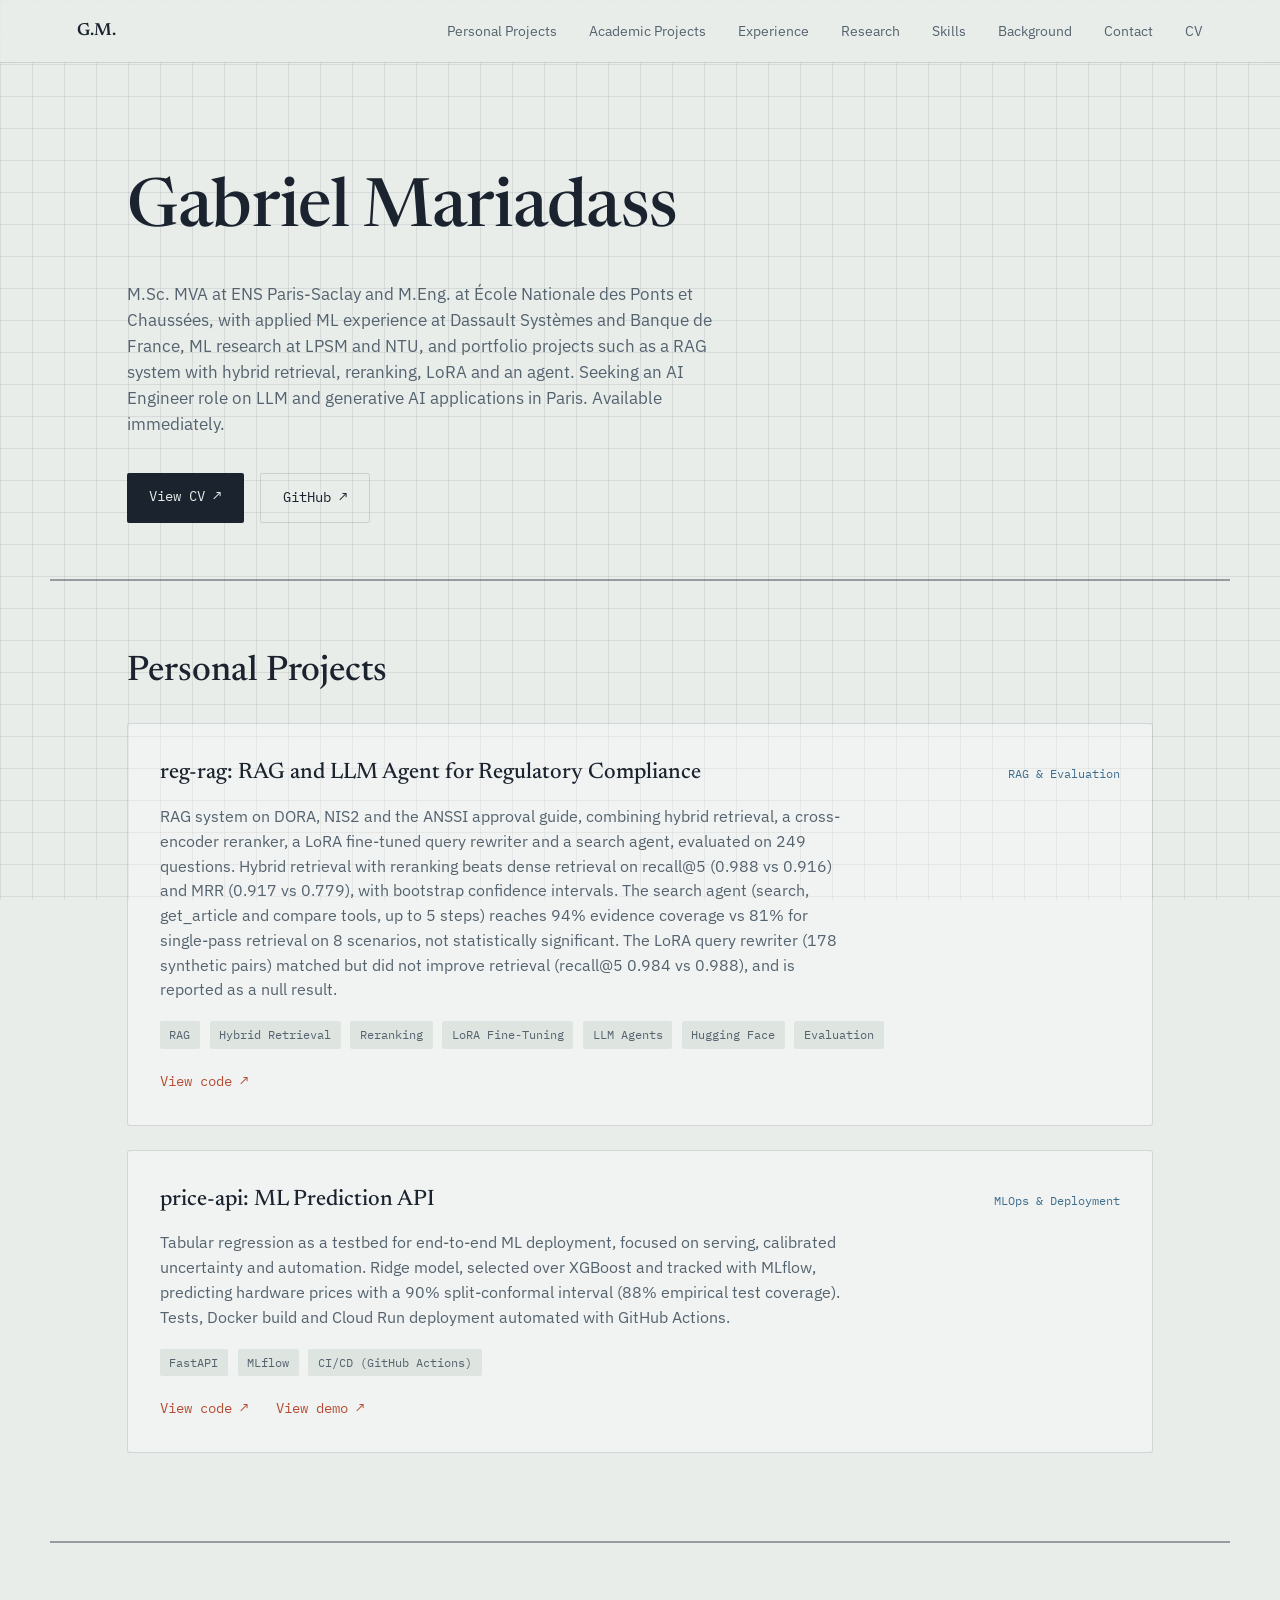
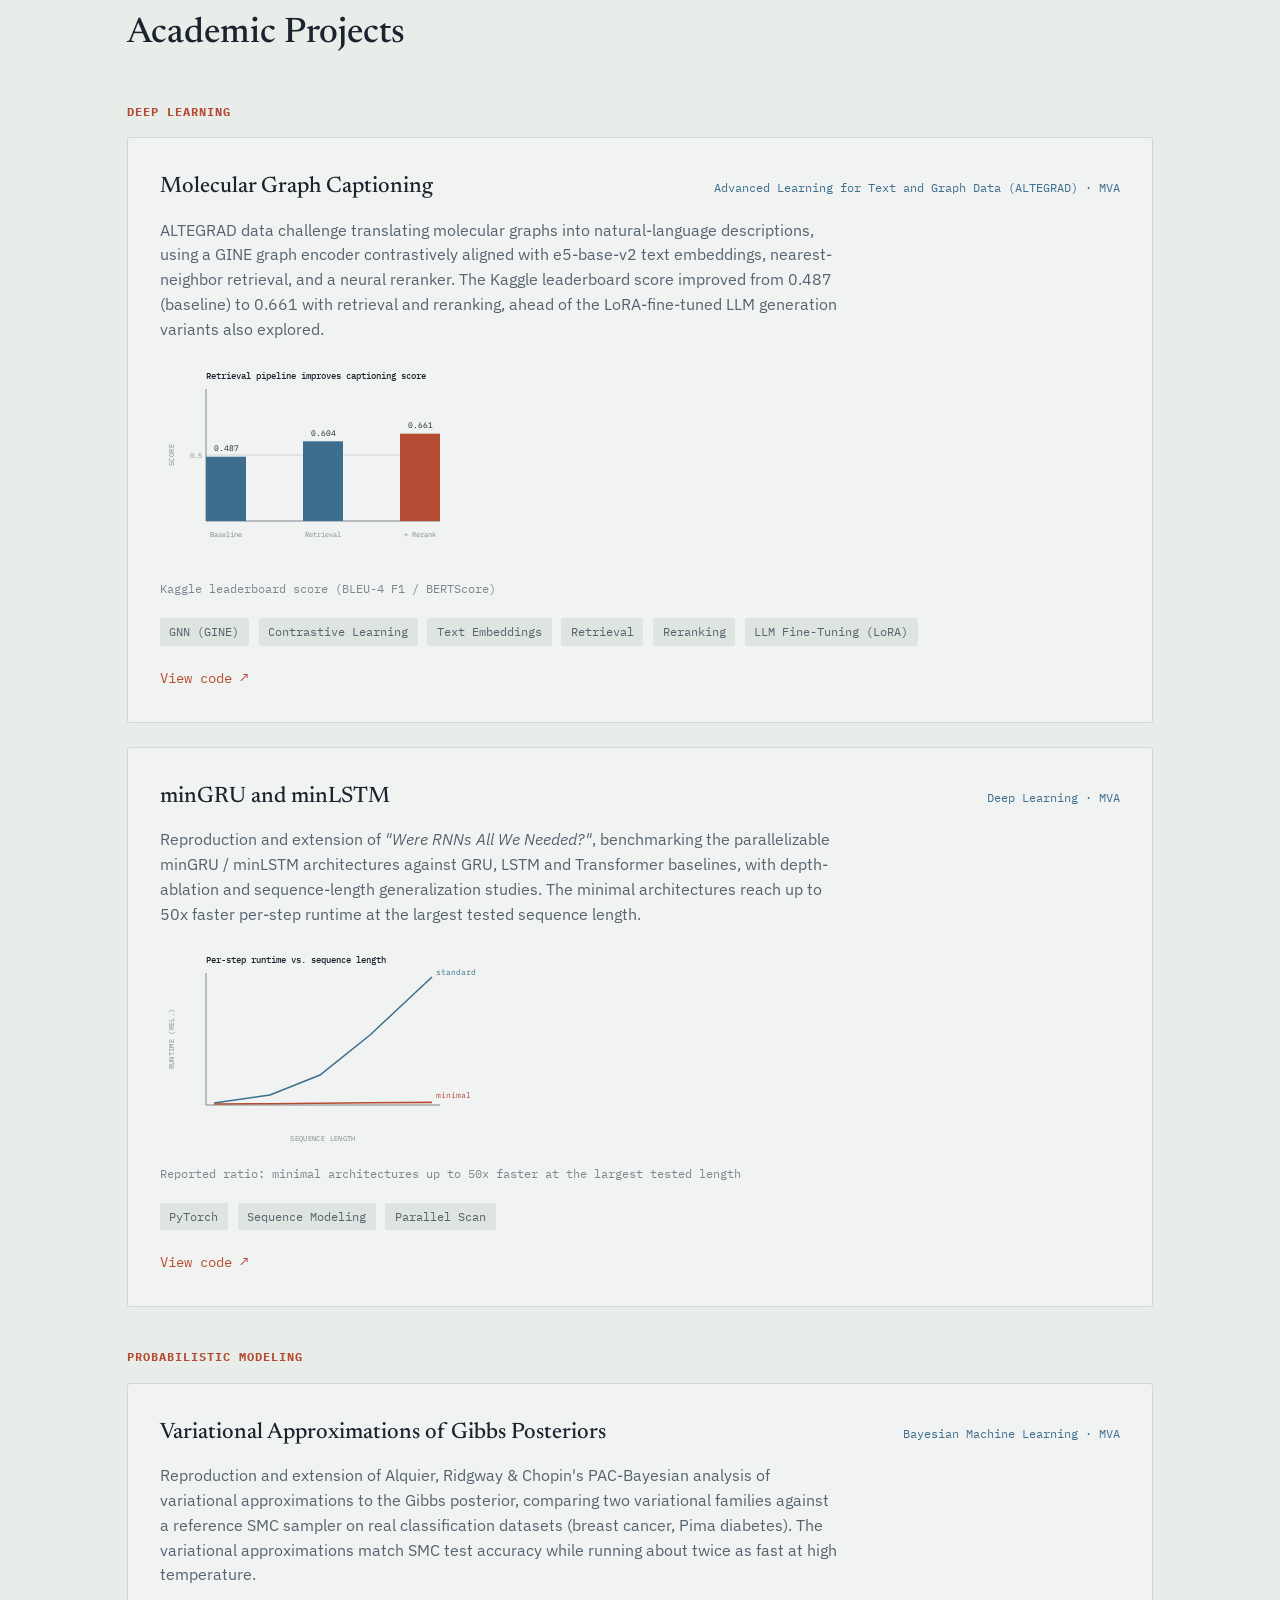
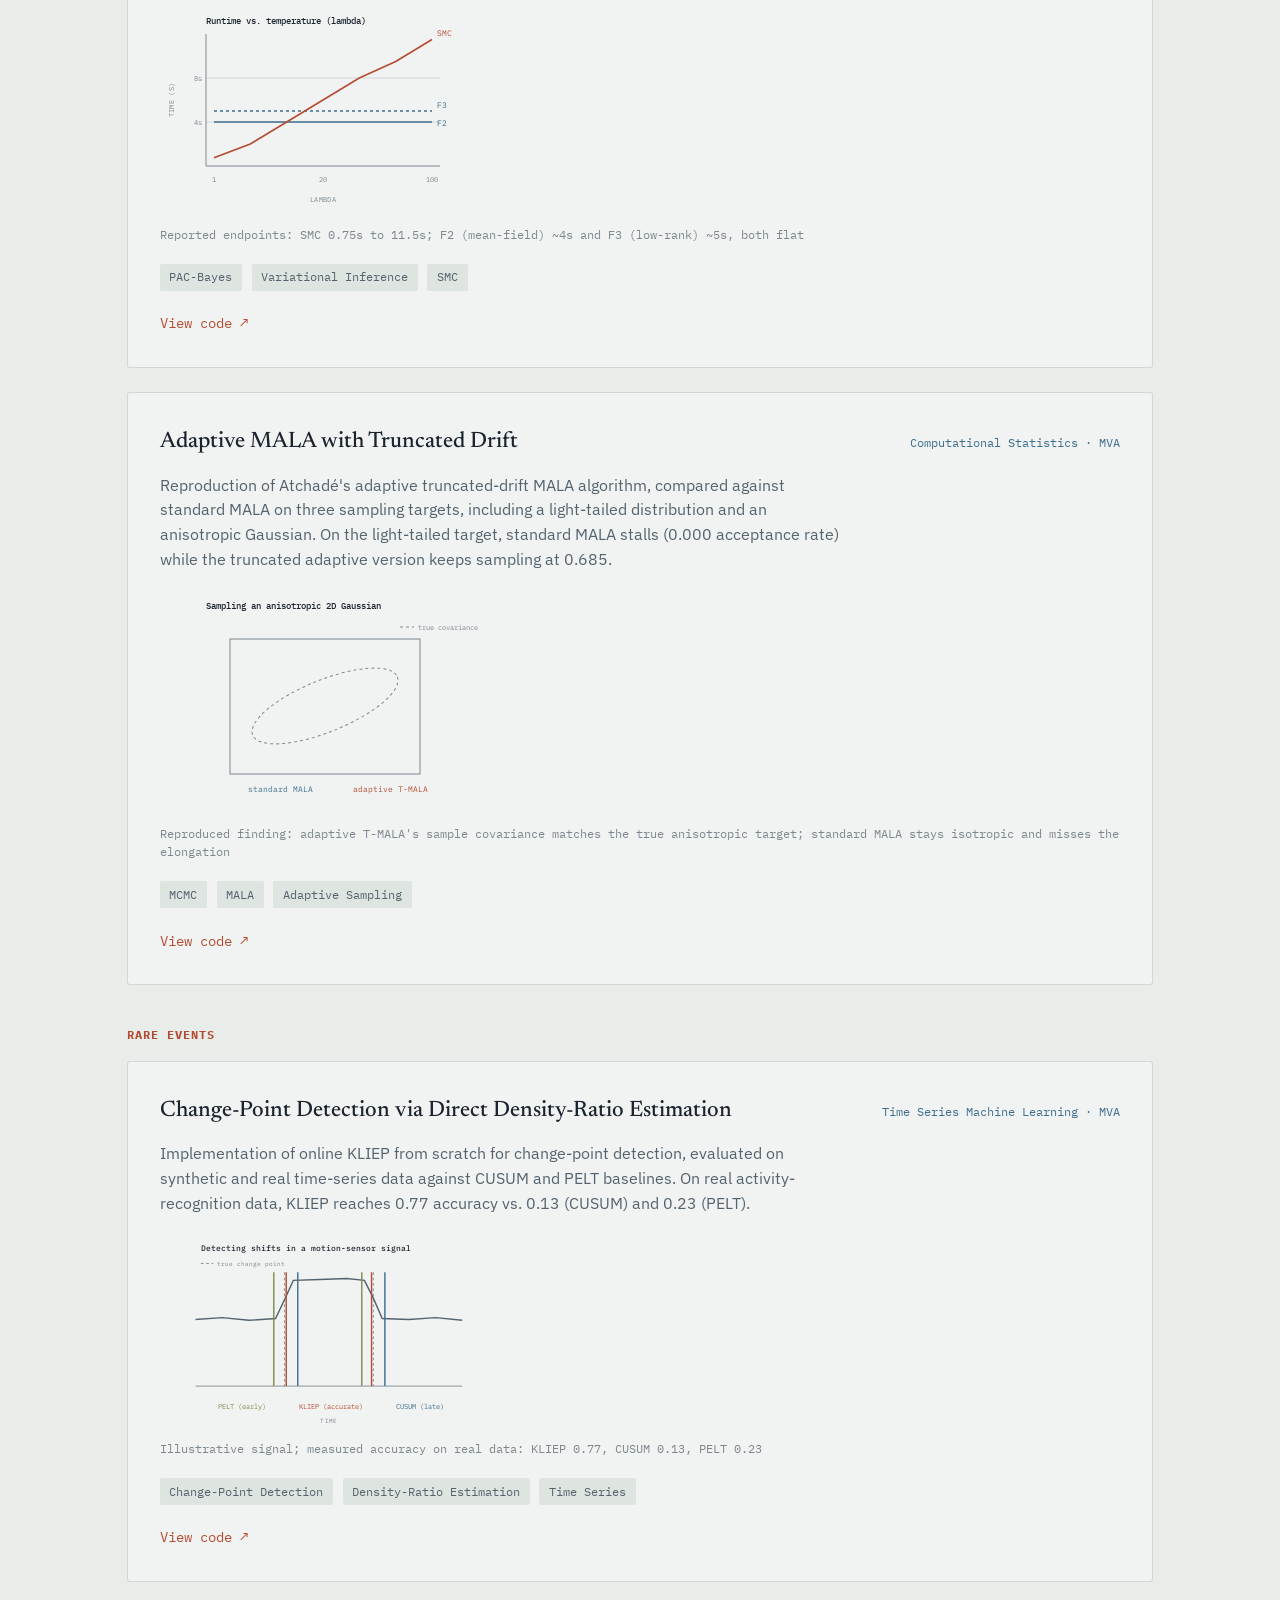
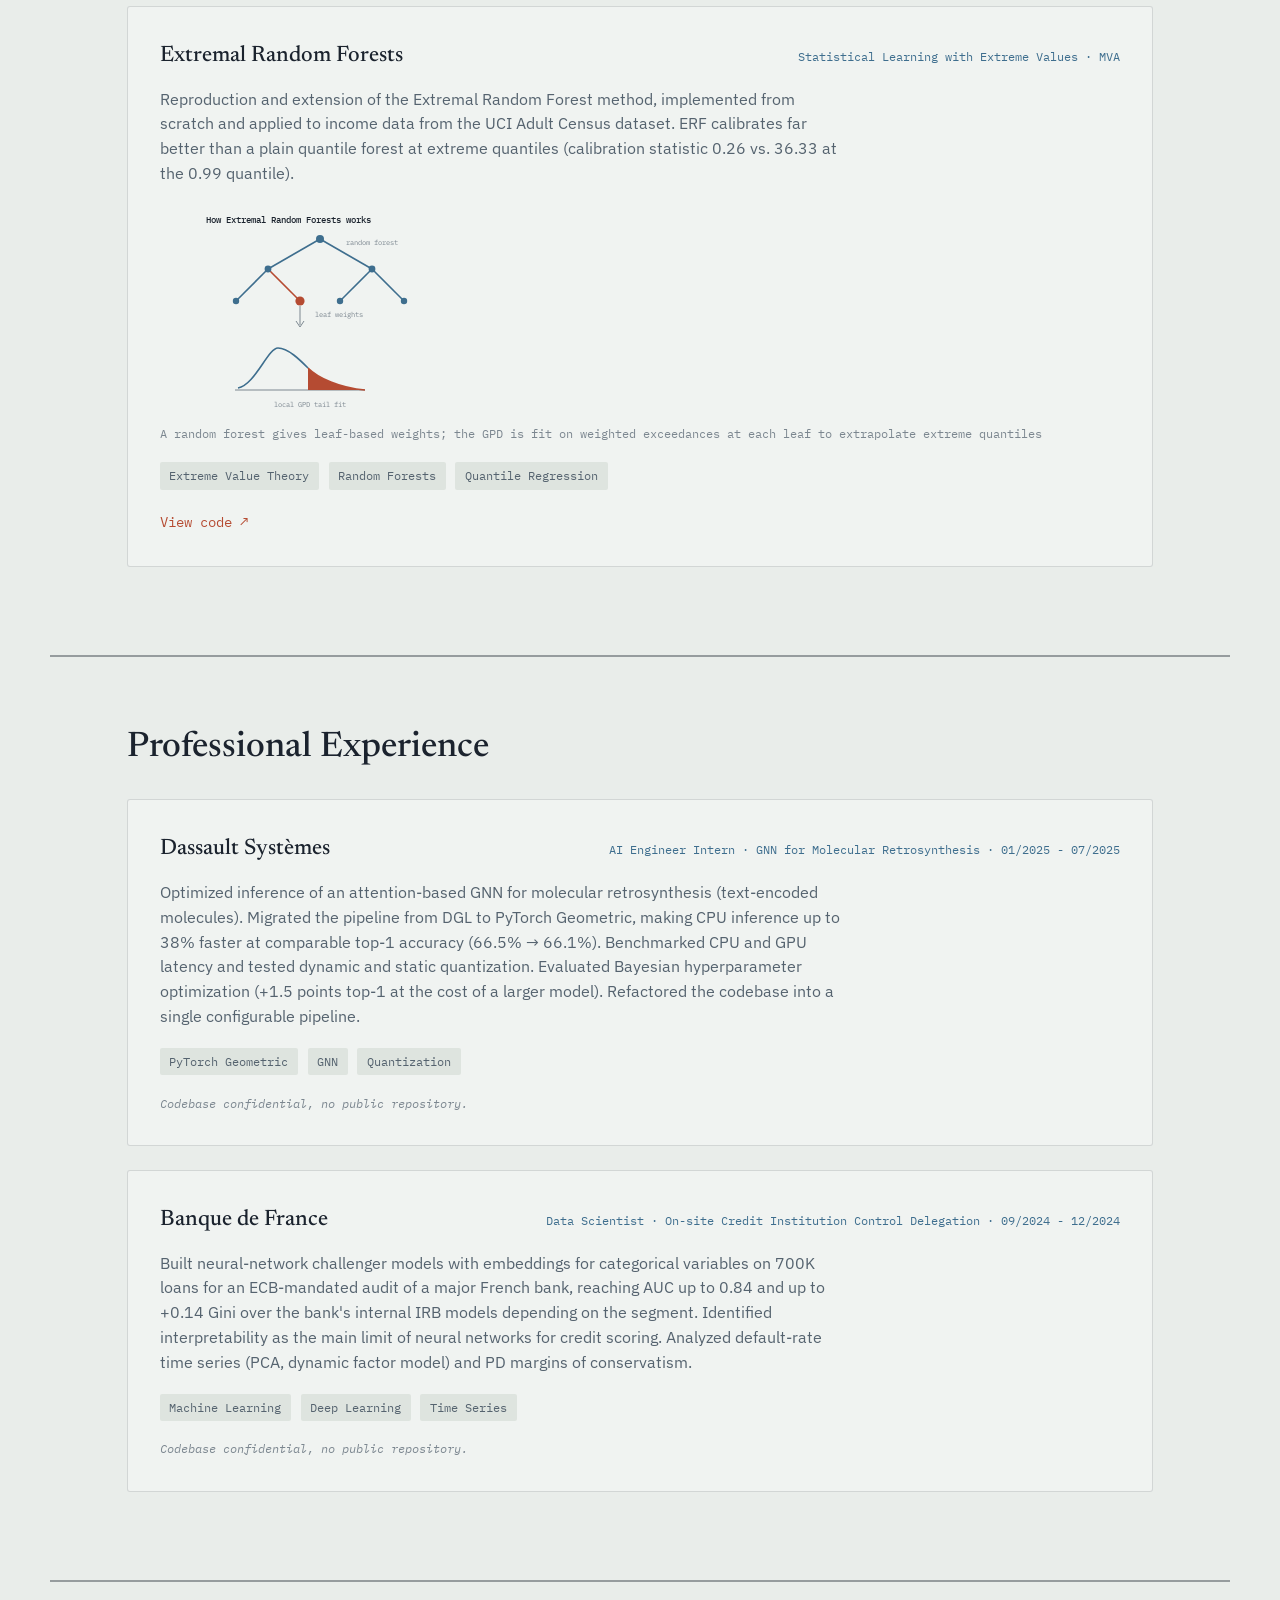
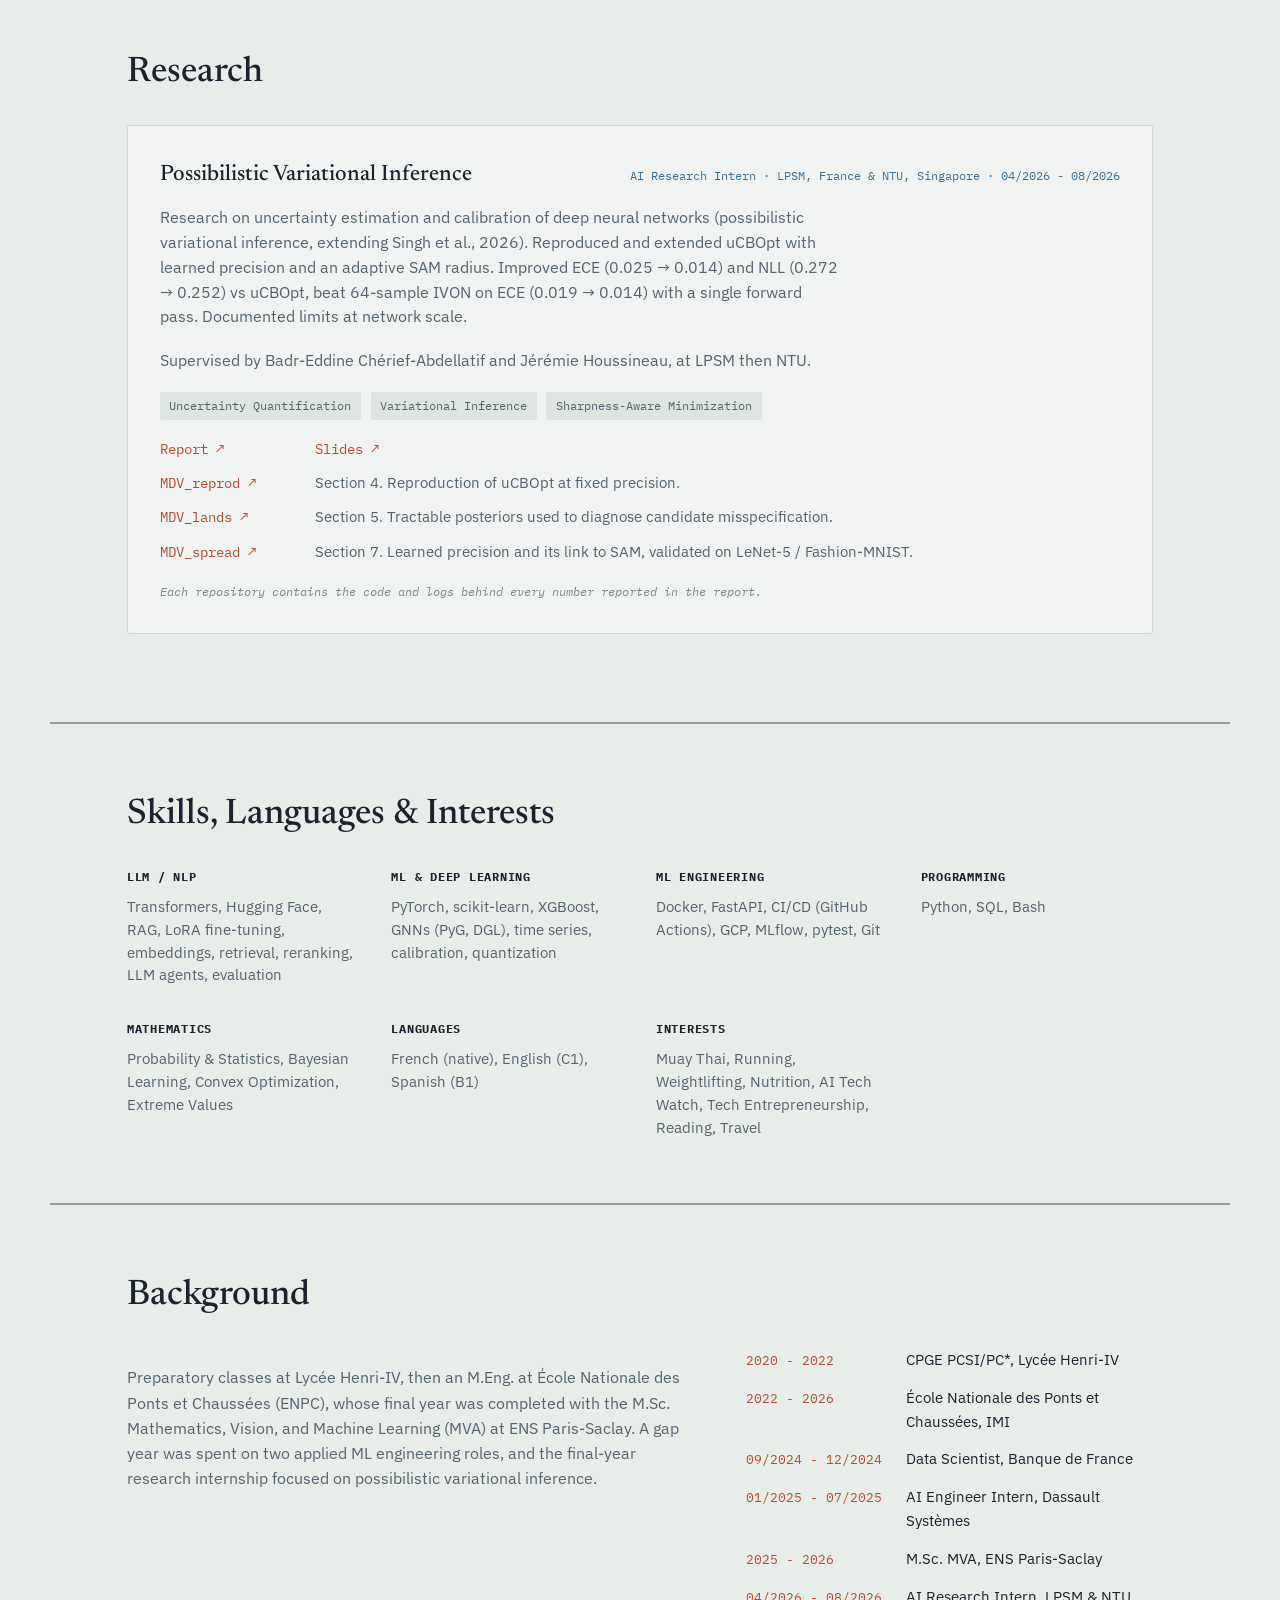
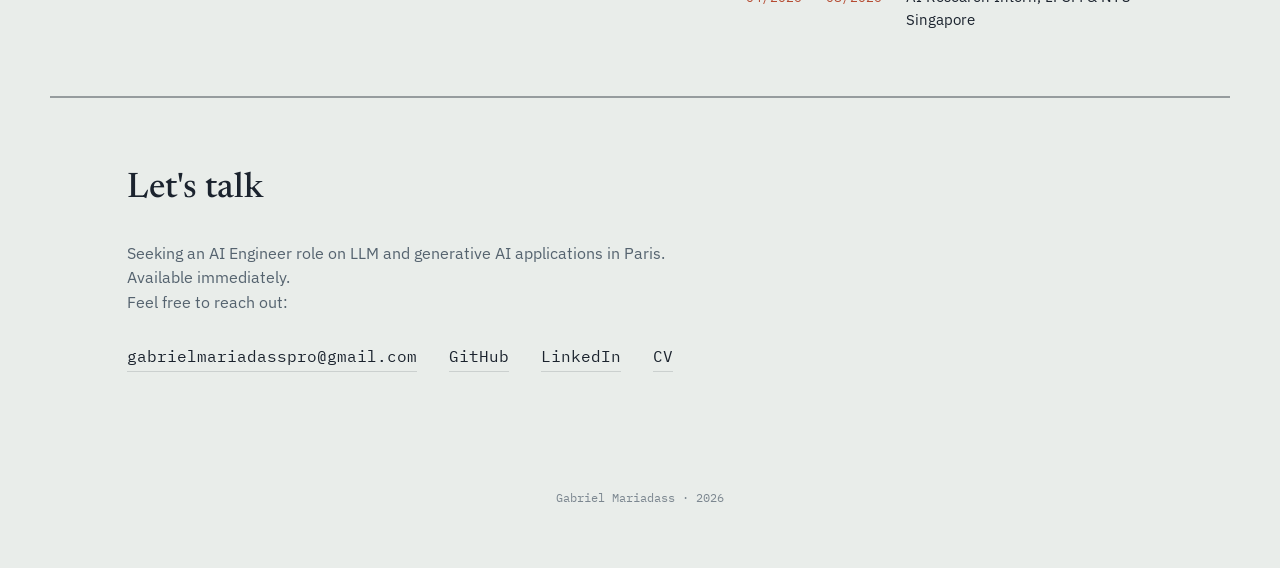
<file: index.html>
<!DOCTYPE html>
<html lang="en">
<head>
<meta charset="UTF-8">
<meta name="viewport" content="width=device-width, initial-scale=1.0">
<title>Gabriel Mariadass · Portfolio</title>
<meta name="description" content="Gabriel Mariadass · AI Engineer on LLM and generative AI applications, M.Sc. in Mathematics, Vision, and Machine Learning (MVA), with RAG and LLM agent projects and research in uncertainty estimation.">
<link rel="preconnect" href="https://fonts.googleapis.com">
<link rel="preconnect" href="https://fonts.gstatic.com" crossorigin>
<link href="https://fonts.googleapis.com/css2?family=Newsreader:ital,opsz,wght@0,6..72,400;0,6..72,500;0,6..72,600;1,6..72,400&family=IBM+Plex+Sans:wght@400;500;600&family=IBM+Plex+Mono:wght@400;500&display=swap" rel="stylesheet">
<link rel="stylesheet" href="style.css?v=17">
</head>
<body>

<div class="grid-backdrop" aria-hidden="true"></div>

<nav class="nav">
  <a href="#top" class="nav-mark">G.M.</a>
  <div class="nav-links">
    <a href="#personal-projects">Personal Projects</a>
    <a href="#projects">Academic Projects</a>
    <a href="#experience">Experience</a>
    <a href="#research">Research</a>
    <a href="#skills">Skills</a>
    <a href="#about">Background</a>
    <a href="#contact">Contact</a>
    <a href="CV.pdf" target="_blank" rel="noopener">CV</a>
  </div>
</nav>

<main id="top">

  <!-- HERO -->
  <section class="hero">
    <div class="hero-text">
      <h1>Gabriel Mariadass</h1>
      <p class="hero-sub">
        M.Sc. MVA at ENS Paris-Saclay and M.Eng. at École Nationale des Ponts et Chaussées, with
        applied ML experience at Dassault Systèmes and Banque de France, ML research at LPSM and
        NTU, and portfolio projects such as a RAG system with hybrid retrieval, reranking, LoRA and
        an agent. Seeking an AI Engineer role on LLM and generative AI applications in Paris.
        Available immediately.
      </p>
      <div class="hero-cta">
        <a href="CV.pdf" class="btn-primary" target="_blank" rel="noopener">View CV ↗</a>
        <a href="https://github.com/mariadass-gabriel" class="btn-ghost" target="_blank" rel="noopener">GitHub ↗</a>
      </div>
    </div>
  </section>

  <!-- PERSONAL PROJECTS -->
  <section id="personal-projects" class="work">
    <h2 class="section-title">Personal Projects</h2>

    <article class="card">
      <div class="card-head">
        <h3>reg-rag: RAG and LLM Agent for Regulatory Compliance</h3>
        <span class="card-tag">RAG &amp; Evaluation</span>
      </div>
      <p class="card-desc">
        RAG system on DORA, NIS2 and the ANSSI approval guide, combining hybrid retrieval, a
        cross-encoder reranker, a LoRA fine-tuned query rewriter and a search agent, evaluated on
        249 questions. Hybrid retrieval with reranking beats dense retrieval on recall@5 (0.988 vs
        0.916) and MRR (0.917 vs 0.779), with bootstrap confidence intervals. The search agent
        (search, get_article and compare tools, up to 5 steps) reaches 94% evidence coverage vs 81%
        for single-pass retrieval on 8 scenarios, not statistically significant. The LoRA query
        rewriter (178 synthetic pairs) matched but did not improve retrieval (recall@5 0.984 vs
        0.988), and is reported as a null result.
      </p>
      <div class="card-meta">
        <span class="chip">RAG</span>
        <span class="chip">Hybrid Retrieval</span>
        <span class="chip">Reranking</span>
        <span class="chip">LoRA Fine-Tuning</span>
        <span class="chip">LLM Agents</span>
        <span class="chip">Hugging Face</span>
        <span class="chip">Evaluation</span>
      </div>
      <a href="https://github.com/mariadass-gabriel/reg-rag" class="card-link" target="_blank" rel="noopener">View code ↗</a>
    </article>

    <article class="card">
      <div class="card-head">
        <h3>price-api: ML Prediction API</h3>
        <span class="card-tag">MLOps &amp; Deployment</span>
      </div>
      <p class="card-desc">
        Tabular regression as a testbed for end-to-end ML deployment, focused on serving, calibrated
        uncertainty and automation. Ridge model, selected over XGBoost and tracked with MLflow,
        predicting hardware prices with a 90% split-conformal interval (88% empirical test
        coverage). Tests, Docker build and Cloud Run deployment automated with GitHub Actions.
      </p>
      <div class="card-meta">
        <span class="chip">FastAPI</span>
        <span class="chip">MLflow</span>
        <span class="chip">CI/CD (GitHub Actions)</span>
      </div>
      <a href="https://github.com/mariadass-gabriel/price-api" class="card-link" target="_blank" rel="noopener">View code ↗</a>
      <!-- DEMO-LINK START: delete from here to DEMO-LINK END, plus the files demo.html and demo.js, once the demo is shut down (planned around 2027-01-10) -->
      <a href="demo.html" class="card-link" target="_blank" rel="noopener">View demo ↗</a>
      <!-- DEMO-LINK END -->
    </article>
  </section>

  <!-- PROJECTS -->
  <section id="projects" class="work">
    <h2 class="section-title">Academic Projects</h2>

    <div class="project-category">
      <h3 class="category-title">Deep Learning</h3>

      <article class="card">
        <div class="card-head">
          <h3>Molecular Graph Captioning</h3>
          <span class="card-tag">Advanced Learning for Text and Graph Data (ALTEGRAD) · MVA</span>
        </div>
        <p class="card-desc">
          ALTEGRAD data challenge translating molecular graphs into natural-language
          descriptions, using a GINE graph encoder contrastively aligned with e5-base-v2 text
          embeddings, nearest-neighbor retrieval, and a neural reranker. The Kaggle leaderboard
          score improved from 0.487 (baseline) to 0.661 with retrieval and reranking, ahead of
          the LoRA-fine-tuned LLM generation variants also explored.
        </p>
        <div class="card-figure">
          <svg class="fig-plot" viewBox="0 0 320 210" xmlns="http://www.w3.org/2000/svg" role="img" aria-label="Bar chart showing the Kaggle leaderboard score rising across three pipeline stages: baseline, retrieval, and retrieval with reranking">
            <text x="46" y="18" class="fig-title">Retrieval pipeline improves captioning score</text>

            <line x1="46" y1="94" x2="280" y2="94" class="fig-grid"/>
            <text x="42" y="97" text-anchor="end" class="fig-label">0.5</text>

            <line x1="46" y1="28" x2="46" y2="160" class="fig-axis"/>
            <line x1="46" y1="160" x2="280" y2="160" class="fig-axis"/>

            <rect x="46" y="95.7" width="40" height="64.3" class="fig-bar slate" style="animation-delay:0.1s"/>
            <rect x="143" y="80.3" width="40" height="79.7" class="fig-bar slate" style="animation-delay:0.25s"/>
            <rect x="240" y="72.7" width="40" height="87.3" class="fig-bar rust" style="animation-delay:0.4s"/>

            <text x="66" y="90" text-anchor="middle" class="fig-value">0.487</text>
            <text x="163" y="75" text-anchor="middle" class="fig-value">0.604</text>
            <text x="260" y="67" text-anchor="middle" class="fig-value">0.661</text>

            <text x="66" y="176" text-anchor="middle" class="fig-label">Baseline</text>
            <text x="163" y="176" text-anchor="middle" class="fig-label">Retrieval</text>
            <text x="260" y="176" text-anchor="middle" class="fig-label">+ Rerank</text>
            <text x="14" y="94" text-anchor="middle" class="fig-axis-title" transform="rotate(-90 14 94)">Score</text>
          </svg>
          <p class="fig-caption">Kaggle leaderboard score (BLEU-4 F1 / BERTScore)</p>
        </div>
        <div class="card-meta">
          <span class="chip">GNN (GINE)</span>
          <span class="chip">Contrastive Learning</span>
          <span class="chip">Text Embeddings</span>
          <span class="chip">Retrieval</span>
          <span class="chip">Reranking</span>
          <span class="chip">LLM Fine-Tuning (LoRA)</span>
        </div>
        <a href="https://github.com/mariadass-gabriel/molecular-graph-captioning" class="card-link" target="_blank" rel="noopener">View code ↗</a>
      </article>

      <article class="card">
        <div class="card-head">
          <h3>minGRU and minLSTM</h3>
          <span class="card-tag">Deep Learning · MVA</span>
        </div>
        <p class="card-desc">
          Reproduction and extension of <em>"Were RNNs All We Needed?"</em>, benchmarking the
          parallelizable minGRU / minLSTM architectures against GRU, LSTM and Transformer
          baselines, with depth-ablation and sequence-length generalization studies. The
          minimal architectures reach up to 50x faster per-step runtime at the largest tested
          sequence length.
        </p>
        <div class="card-figure">
          <svg class="fig-plot" viewBox="0 0 320 210" xmlns="http://www.w3.org/2000/svg" role="img" aria-label="Line chart of per-step runtime versus sequence length: standard architectures rise steeply while minimal architectures stay flat, up to 50 times faster at the longest sequence tested">
            <text x="46" y="18" class="fig-title">Per-step runtime vs. sequence length</text>

            <line x1="46" y1="28" x2="46" y2="160" class="fig-axis"/>
            <line x1="46" y1="160" x2="280" y2="160" class="fig-axis"/>

            <path d="M54,158 L110,150 L160,130 L210,90 L272,32" class="fig-line slate fig-draw" pathLength="1"/>
            <path d="M54,159 L110,158.7 L160,158.3 L210,157.8 L272,157.4" class="fig-line rust fig-draw" pathLength="1" style="animation-delay:0.3s"/>

            <text x="276" y="30" class="fig-value slate">standard</text>
            <text x="276" y="153" class="fig-value rust">minimal</text>

            <text x="163" y="196" text-anchor="middle" class="fig-axis-title">Sequence length</text>
            <text x="14" y="94" text-anchor="middle" class="fig-axis-title" transform="rotate(-90 14 94)">Runtime (rel.)</text>
          </svg>
          <p class="fig-caption">Reported ratio: minimal architectures up to 50x faster at the largest tested length</p>
        </div>
        <div class="card-meta">
          <span class="chip">PyTorch</span>
          <span class="chip">Sequence Modeling</span>
          <span class="chip">Parallel Scan</span>
        </div>
        <a href="https://github.com/mariadass-gabriel/minRNNs" class="card-link" target="_blank" rel="noopener">View code ↗</a>
      </article>
    </div>

    <div class="project-category">
      <h3 class="category-title">Probabilistic Modeling</h3>

      <article class="card">
        <div class="card-head">
          <h3>Variational Approximations of Gibbs Posteriors</h3>
          <span class="card-tag">Bayesian Machine Learning · MVA</span>
        </div>
        <p class="card-desc">
          Reproduction and extension of Alquier, Ridgway &amp; Chopin's PAC-Bayesian analysis
          of variational approximations to the Gibbs posterior, comparing two variational
          families against a reference SMC sampler on real classification datasets (breast
          cancer, Pima diabetes). The variational approximations match SMC test accuracy while
          running about twice as fast at high temperature.
        </p>
        <div class="card-figure">
          <svg class="fig-plot" viewBox="0 0 320 210" xmlns="http://www.w3.org/2000/svg" role="img" aria-label="Line chart of computation time versus lambda: SMC rises steeply while the F2 mean-field and F3 low-rank variational families each stay flat">
            <text x="46" y="18" class="fig-title">Runtime vs. temperature (lambda)</text>

            <line x1="46" y1="116" x2="280" y2="116" class="fig-grid"/>
            <line x1="46" y1="72" x2="280" y2="72" class="fig-grid"/>
            <text x="42" y="119" text-anchor="end" class="fig-label">4s</text>
            <text x="42" y="75" text-anchor="end" class="fig-label">8s</text>

            <line x1="46" y1="28" x2="46" y2="160" class="fig-axis"/>
            <line x1="46" y1="160" x2="280" y2="160" class="fig-axis"/>

            <path d="M54,116 L272,116" class="fig-line slate fig-draw" pathLength="1"/>
            <path d="M54,105 L272,105" class="fig-line slate fig-dash fig-fade"/>
            <path d="M54,151.75 L90.3,138 L126.7,116 L163,94 L199.3,72 L235.7,55.5 L272,33.5" class="fig-line rust fig-draw" pathLength="1" style="animation-delay:0.25s"/>

            <text x="277" y="30" class="fig-value rust">SMC</text>
            <text x="277" y="102" class="fig-value slate">F3</text>
            <text x="277" y="120" class="fig-value slate">F2</text>

            <text x="54" y="176" text-anchor="middle" class="fig-label">1</text>
            <text x="163" y="176" text-anchor="middle" class="fig-label">20</text>
            <text x="272" y="176" text-anchor="middle" class="fig-label">100</text>
            <text x="163" y="196" text-anchor="middle" class="fig-axis-title">lambda</text>
            <text x="14" y="94" text-anchor="middle" class="fig-axis-title" transform="rotate(-90 14 94)">Time (s)</text>
          </svg>
          <p class="fig-caption">Reported endpoints: SMC 0.75s to 11.5s; F2 (mean-field) ~4s and F3 (low-rank) ~5s, both flat</p>
        </div>
        <div class="card-meta">
          <span class="chip">PAC-Bayes</span>
          <span class="chip">Variational Inference</span>
          <span class="chip">SMC</span>
        </div>
        <a href="https://github.com/mariadass-gabriel/variational-gibbs-posteriors" class="card-link" target="_blank" rel="noopener">View code ↗</a>
      </article>

      <article class="card">
        <div class="card-head">
          <h3>Adaptive MALA with Truncated Drift</h3>
          <span class="card-tag">Computational Statistics · MVA</span>
        </div>
        <p class="card-desc">
          Reproduction of Atchadé's adaptive truncated-drift MALA algorithm, compared against
          standard MALA on three sampling targets, including a light-tailed distribution and
          an anisotropic Gaussian. On the light-tailed target, standard MALA stalls (0.000
          acceptance rate) while the truncated adaptive version keeps sampling at 0.685.
        </p>
        <div class="card-figure">
          <svg class="fig-plot" viewBox="0 0 320 224" xmlns="http://www.w3.org/2000/svg" role="img" aria-label="A 2D map of samples on an anisotropic Gaussian target: standard MALA's samples form a small isotropic cluster that misses the target's elongation, while adaptive truncated-drift MALA's samples spread to match the true tilted covariance">
            <text x="46" y="18" class="fig-title">Sampling an anisotropic 2D Gaussian</text>

            <line x1="240" y1="36" x2="254" y2="36" class="fig-axis fig-dash"/>
            <text x="258" y="39" class="fig-label">true covariance</text>

            <rect x="70" y="48" width="190" height="135" fill="none" class="fig-axis"/>
            <ellipse cx="165" cy="115" rx="78" ry="26" transform="rotate(-22 165 115)" fill="none" class="fig-axis fig-dash"/>

            <g>
              <circle cx="140" cy="121" r="2.6" class="fig-loop-pt slate" style="animation-delay:0.00s"/>
              <circle cx="155" cy="115" r="2.6" class="fig-loop-pt slate" style="animation-delay:0.12s"/>
              <circle cx="148" cy="133" r="2.6" class="fig-loop-pt slate" style="animation-delay:0.24s"/>
              <circle cx="160" cy="125" r="2.6" class="fig-loop-pt slate" style="animation-delay:0.36s"/>
              <circle cx="145" cy="137" r="2.6" class="fig-loop-pt slate" style="animation-delay:0.48s"/>
              <circle cx="152" cy="112" r="2.6" class="fig-loop-pt slate" style="animation-delay:0.60s"/>
              <circle cx="158" cy="139" r="2.6" class="fig-loop-pt slate" style="animation-delay:0.72s"/>
              <circle cx="142" cy="125" r="2.6" class="fig-loop-pt slate" style="animation-delay:0.84s"/>
              <circle cx="150" cy="109" r="2.6" class="fig-loop-pt slate" style="animation-delay:0.96s"/>
              <circle cx="163" cy="129" r="2.6" class="fig-loop-pt slate" style="animation-delay:1.08s"/>
            </g>
            <g>
              <circle cx="95.5" cy="143.1" r="2.6" class="fig-loop-pt rust" style="animation-delay:0.05s"/>
              <circle cx="109.4" cy="137.5" r="2.6" class="fig-loop-pt rust" style="animation-delay:0.15s"/>
              <circle cx="113.9" cy="148.6" r="2.6" class="fig-loop-pt rust" style="animation-delay:0.25s"/>
              <circle cx="123.3" cy="131.9" r="2.6" class="fig-loop-pt rust" style="animation-delay:0.35s"/>
              <circle cx="118.1" cy="118.9" r="2.6" class="fig-loop-pt rust" style="animation-delay:0.45s"/>
              <circle cx="137.2" cy="126.25" r="2.6" class="fig-loop-pt rust" style="animation-delay:0.55s"/>
              <circle cx="143.2" cy="141.1" r="2.6" class="fig-loop-pt rust" style="animation-delay:0.65s"/>
              <circle cx="151.1" cy="120.6" r="2.6" class="fig-loop-pt rust" style="animation-delay:0.75s"/>
              <circle cx="144.4" cy="103.9" r="2.6" class="fig-loop-pt rust" style="animation-delay:0.85s"/>
              <circle cx="165" cy="115" r="2.6" class="fig-loop-pt rust" style="animation-delay:0.95s"/>
              <circle cx="172.5" cy="133.5" r="2.6" class="fig-loop-pt rust" style="animation-delay:1.05s"/>
              <circle cx="157.5" cy="96.5" r="2.6" class="fig-loop-pt rust" style="animation-delay:1.15s"/>
              <circle cx="178.9" cy="109.4" r="2.6" class="fig-loop-pt rust" style="animation-delay:1.25s"/>
              <circle cx="185.7" cy="126.1" r="2.6" class="fig-loop-pt rust" style="animation-delay:1.35s"/>
              <circle cx="192.8" cy="103.75" r="2.6" class="fig-loop-pt rust" style="animation-delay:1.45s"/>
              <circle cx="186.8" cy="88.95" r="2.6" class="fig-loop-pt rust" style="animation-delay:1.55s"/>
              <circle cx="206.7" cy="98.1" r="2.6" class="fig-loop-pt rust" style="animation-delay:1.65s"/>
              <circle cx="211.95" cy="111.1" r="2.6" class="fig-loop-pt rust" style="animation-delay:1.75s"/>
              <circle cx="220.6" cy="92.5" r="2.6" class="fig-loop-pt rust" style="animation-delay:1.85s"/>
              <circle cx="216.1" cy="81.4" r="2.6" class="fig-loop-pt rust" style="animation-delay:1.95s"/>
              <circle cx="234.5" cy="86.9" r="2.6" class="fig-loop-pt rust" style="animation-delay:2.05s"/>
            </g>

            <text x="120" y="201" text-anchor="middle" class="fig-value slate">standard MALA</text>
            <text x="230" y="201" text-anchor="middle" class="fig-value rust">adaptive T-MALA</text>
          </svg>
          <p class="fig-caption">Reproduced finding: adaptive T-MALA's sample covariance matches the true anisotropic target; standard MALA stays isotropic and misses the elongation</p>
        </div>
        <div class="card-meta">
          <span class="chip">MCMC</span>
          <span class="chip">MALA</span>
          <span class="chip">Adaptive Sampling</span>
        </div>
        <a href="https://github.com/mariadass-gabriel/adaptive-mala-truncated-drift" class="card-link" target="_blank" rel="noopener">View code ↗</a>
      </article>
    </div>

    <div class="project-category">
      <h3 class="category-title">Rare Events</h3>

      <article class="card">
        <div class="card-head">
          <h3>Change-Point Detection via Direct Density-Ratio Estimation</h3>
          <span class="card-tag">Time Series Machine Learning · MVA</span>
        </div>
        <p class="card-desc">
          Implementation of online KLIEP from scratch for change-point detection, evaluated on
          synthetic and real time-series data against CUSUM and PELT baselines. On real
          activity-recognition data, KLIEP reaches 0.77 accuracy vs. 0.13 (CUSUM) and 0.23
          (PELT).
        </p>
        <div class="card-figure">
          <svg class="fig-plot" viewBox="0 0 360 220" xmlns="http://www.w3.org/2000/svg" role="img" aria-label="Illustration of two change points in a motion-sensor signal: KLIEP detects both accurately, CUSUM detects both late due to its known lag, and PELT detects both slightly early">
            <text x="46" y="18" class="fig-title">Detecting shifts in a motion-sensor signal</text>

            <line x1="46" y1="32" x2="60" y2="32" class="fig-axis fig-dash"/>
            <text x="64" y="35" class="fig-label">true change point</text>

            <line x1="140" y1="42" x2="140" y2="170" class="fig-axis fig-dash"/>
            <line x1="240" y1="42" x2="240" y2="170" class="fig-axis fig-dash"/>

            <path d="M40,95 L70,93 L100,96 L130,94 L140,73 L150,51 L180,50 L210,49 L230,51 L240,71 L250,94 L280,95 L310,93 L340,96" class="fig-line ink fig-draw" pathLength="1"/>

            <line x1="40" y1="170" x2="340" y2="170" class="fig-axis"/>

            <line x1="128" y1="42" x2="128" y2="170" class="fig-line moss fig-draw" pathLength="1" style="animation-delay:0.3s"/>
            <line x1="227" y1="42" x2="227" y2="170" class="fig-line moss fig-draw" pathLength="1" style="animation-delay:0.35s"/>
            <line x1="142" y1="42" x2="142" y2="170" class="fig-line rust fig-draw" pathLength="1" style="animation-delay:0.45s"/>
            <line x1="238" y1="42" x2="238" y2="170" class="fig-line rust fig-draw" pathLength="1" style="animation-delay:0.5s"/>
            <line x1="155" y1="42" x2="155" y2="170" class="fig-line slate fig-draw" pathLength="1" style="animation-delay:0.6s"/>
            <line x1="253" y1="42" x2="253" y2="170" class="fig-line slate fig-draw" pathLength="1" style="animation-delay:0.65s"/>

            <text x="92" y="196" text-anchor="middle" class="fig-value moss">PELT (early)</text>
            <text x="192" y="196" text-anchor="middle" class="fig-value rust">KLIEP (accurate)</text>
            <text x="292" y="196" text-anchor="middle" class="fig-value slate">CUSUM (late)</text>

            <text x="190" y="212" text-anchor="middle" class="fig-axis-title">Time</text>
          </svg>
          <p class="fig-caption">Illustrative signal; measured accuracy on real data: KLIEP 0.77, CUSUM 0.13, PELT 0.23</p>
        </div>
        <div class="card-meta">
          <span class="chip">Change-Point Detection</span>
          <span class="chip">Density-Ratio Estimation</span>
          <span class="chip">Time Series</span>
        </div>
        <a href="https://github.com/mariadass-gabriel/change-point-detection-density-ratio" class="card-link" target="_blank" rel="noopener">View code ↗</a>
      </article>

      <article class="card">
        <div class="card-head">
          <h3>Extremal Random Forests</h3>
          <span class="card-tag">Statistical Learning with Extreme Values · MVA</span>
        </div>
        <p class="card-desc">
          Reproduction and extension of the Extremal Random Forest method, implemented from
          scratch and applied to income data from the UCI Adult Census dataset. ERF calibrates
          far better than a plain quantile forest at extreme quantiles (calibration statistic
          0.26 vs. 36.33 at the 0.99 quantile).
        </p>
        <div class="card-figure">
          <svg class="fig-plot" viewBox="0 0 320 210" xmlns="http://www.w3.org/2000/svg" role="img" aria-label="Schematic of the Extremal Random Forests algorithm: a decision tree assigns a query point to a leaf, whose weighted exceedances fit a local generalized Pareto tail">
            <text x="46" y="18" class="fig-title">How Extremal Random Forests works</text>

            <path d="M160,34 L108,64" class="fig-line slate fig-draw" pathLength="1"/>
            <path d="M160,34 L212,64" class="fig-line slate fig-draw" pathLength="1" style="animation-delay:0.08s"/>
            <path d="M108,64 L76,96" class="fig-line slate fig-draw" pathLength="1" style="animation-delay:0.16s"/>
            <path d="M108,64 L140,96" class="fig-line rust fig-draw" pathLength="1" style="animation-delay:0.24s"/>
            <path d="M212,64 L180,96" class="fig-line slate fig-draw" pathLength="1" style="animation-delay:0.32s"/>
            <path d="M212,64 L244,96" class="fig-line slate fig-draw" pathLength="1" style="animation-delay:0.4s"/>

            <circle cx="160" cy="34" r="4" class="fig-dot slate"/>
            <circle cx="108" cy="64" r="3.4" class="fig-dot slate"/>
            <circle cx="212" cy="64" r="3.4" class="fig-dot slate"/>
            <circle cx="76" cy="96" r="3.2" class="fig-dot slate"/>
            <circle cx="140" cy="96" r="4.6" class="fig-dot rust"/>
            <circle cx="180" cy="96" r="3.2" class="fig-dot slate"/>
            <circle cx="244" cy="96" r="3.2" class="fig-dot slate"/>

            <text x="186" y="40" class="fig-label">random forest</text>
            <text x="155" y="112" class="fig-label">leaf weights</text>

            <path d="M140,101 L140,120" class="fig-axis fig-draw" pathLength="1" style="animation-delay:0.5s"/>
            <path d="M136,116 L140,122 L144,116" fill="none" class="fig-axis fig-draw" pathLength="1" style="animation-delay:0.6s"/>

            <line x1="75" y1="185" x2="205" y2="185" class="fig-axis"/>

            <path d="M148,163 C158,173 180,183 205,185 L205,185 L148,185 Z" fill="var(--rust)" opacity="0.2" class="fig-fade" style="animation-delay:0.9s"/>
            <path d="M78,183 C95,180 108,143 118,143 C128,143 140,155 148,163" class="fig-line slate fig-draw" pathLength="1" style="animation-delay:0.75s"/>
            <path d="M148,163 C158,173 180,183 205,185" class="fig-line rust fig-draw" pathLength="1" style="animation-delay:0.85s"/>

            <text x="150" y="202" text-anchor="middle" class="fig-label">local GPD tail fit</text>
          </svg>
          <p class="fig-caption">A random forest gives leaf-based weights; the GPD is fit on weighted exceedances at each leaf to extrapolate extreme quantiles</p>
        </div>
        <div class="card-meta">
          <span class="chip">Extreme Value Theory</span>
          <span class="chip">Random Forests</span>
          <span class="chip">Quantile Regression</span>
        </div>
        <a href="https://github.com/mariadass-gabriel/extremal-random-forests" class="card-link" target="_blank" rel="noopener">View code ↗</a>
      </article>
    </div>
  </section>

  <!-- EXPERIENCE -->
  <section id="experience" class="work">
    <h2 class="section-title">Professional Experience</h2>

    <article class="card">
      <div class="card-head">
        <h3>Dassault Systèmes</h3>
        <span class="card-tag">AI Engineer Intern · GNN for Molecular Retrosynthesis · 01/2025 - 07/2025</span>
      </div>
      <p class="card-desc">
        Optimized inference of an attention-based GNN for molecular retrosynthesis (text-encoded
        molecules). Migrated the pipeline from DGL to PyTorch Geometric, making CPU inference up to
        38% faster at comparable top-1 accuracy (66.5% → 66.1%). Benchmarked CPU and GPU latency
        and tested dynamic and static quantization. Evaluated Bayesian hyperparameter optimization
        (+1.5 points top-1 at the cost of a larger model). Refactored the codebase into a single
        configurable pipeline.
      </p>
      <div class="card-meta">
        <span class="chip">PyTorch Geometric</span>
        <span class="chip">GNN</span>
        <span class="chip">Quantization</span>
      </div>
      <p class="card-note">Codebase confidential, no public repository.</p>
    </article>

    <article class="card">
      <div class="card-head">
        <h3>Banque de France</h3>
        <span class="card-tag">Data Scientist · On-site Credit Institution Control Delegation · 09/2024 - 12/2024</span>
      </div>
      <p class="card-desc">
        Built neural-network challenger models with embeddings for categorical variables on 700K
        loans for an ECB-mandated audit of a major French bank, reaching AUC up to 0.84 and up to
        +0.14 Gini over the bank's internal IRB models depending on the segment. Identified
        interpretability as the main limit of neural networks for credit scoring. Analyzed
        default-rate time series (PCA, dynamic factor model) and PD margins of conservatism.
      </p>
      <div class="card-meta">
        <span class="chip">Machine Learning</span>
        <span class="chip">Deep Learning</span>
        <span class="chip">Time Series</span>
      </div>
      <p class="card-note">Codebase confidential, no public repository.</p>
    </article>
  </section>

  <!-- RESEARCH -->
  <section id="research" class="work">
    <h2 class="section-title">Research</h2>

    <article class="card">
      <div class="card-head">
        <h3>Possibilistic Variational Inference</h3>
        <span class="card-tag">AI Research Intern · LPSM, France &amp; NTU, Singapore · 04/2026 - 08/2026</span>
      </div>
      <p class="card-desc">
        Research on uncertainty estimation and calibration of deep neural networks (possibilistic
        variational inference, extending Singh et al., 2026). Reproduced and extended uCBOpt with
        learned precision and an adaptive SAM radius. Improved ECE (0.025 → 0.014) and NLL
        (0.272 → 0.252) vs uCBOpt, beat 64-sample IVON on ECE (0.019 → 0.014) with a single
        forward pass. Documented limits at network scale.
      </p>
      <p class="card-desc">
        Supervised by Badr-Eddine Chérief-Abdellatif and Jérémie Houssineau, at LPSM then NTU.
      </p>
      <div class="card-meta">
        <span class="chip">Uncertainty Quantification</span>
        <span class="chip">Variational Inference</span>
        <span class="chip">Sharpness-Aware Minimization</span>
      </div>
      <ul class="card-resources">
        <li>
          <a href="research-report.pdf" class="card-link" target="_blank" rel="noopener">Report ↗</a>
          <a href="research-slides.pdf" class="card-link" target="_blank" rel="noopener">Slides ↗</a>
        </li>
        <li>
          <a href="https://github.com/mariadass-gabriel/MDV_reprod" class="card-link" target="_blank" rel="noopener">MDV_reprod ↗</a>
          <span>Section 4. Reproduction of uCBOpt at fixed precision.</span>
        </li>
        <li>
          <a href="https://github.com/mariadass-gabriel/MDV_lands" class="card-link" target="_blank" rel="noopener">MDV_lands ↗</a>
          <span>Section 5. Tractable posteriors used to diagnose candidate misspecification.</span>
        </li>
        <li>
          <a href="https://github.com/mariadass-gabriel/MDV_spread" class="card-link" target="_blank" rel="noopener">MDV_spread ↗</a>
          <span>Section 7. Learned precision and its link to SAM, validated on LeNet-5 / Fashion-MNIST.</span>
        </li>
      </ul>
      <p class="card-note">Each repository contains the code and logs behind every number reported in the report.</p>
    </article>
  </section>

  <!-- SKILLS -->
  <section id="skills" class="skills">
    <h2 class="section-title">Skills, Languages &amp; Interests</h2>
    <div class="skills-grid">
      <div class="skill-group">
        <h4>LLM / NLP</h4>
        <p>Transformers, Hugging Face, RAG, LoRA fine-tuning, embeddings, retrieval, reranking,
        LLM agents, evaluation</p>
      </div>
      <div class="skill-group">
        <h4>ML &amp; Deep Learning</h4>
        <p>PyTorch, scikit-learn, XGBoost, GNNs (PyG, DGL), time series, calibration,
        quantization</p>
      </div>
      <div class="skill-group">
        <h4>ML Engineering</h4>
        <p>Docker, FastAPI, CI/CD (GitHub Actions), GCP, MLflow, pytest, Git</p>
      </div>
      <div class="skill-group">
        <h4>Programming</h4>
        <p>Python, SQL, Bash</p>
      </div>
      <div class="skill-group">
        <h4>Mathematics</h4>
        <p>Probability &amp; Statistics, Bayesian Learning, Convex Optimization, Extreme Values</p>
      </div>
      <div class="skill-group">
        <h4>Languages</h4>
        <p>French (native), English (C1), Spanish (B1)</p>
      </div>
      <div class="skill-group">
        <h4>Interests</h4>
        <p>Muay Thai, Running, Weightlifting, Nutrition, AI Tech Watch, Tech Entrepreneurship,
        Reading, Travel</p>
      </div>
    </div>
  </section>

  <!-- ABOUT -->
  <section id="about" class="about">
    <h2 class="section-title">Background</h2>
    <div class="about-grid">
      <p class="about-text">
        Preparatory classes at Lycée Henri-IV, then an M.Eng. at École Nationale des Ponts et
        Chaussées (ENPC), whose final year was completed with the M.Sc. Mathematics, Vision, and
        Machine Learning (MVA) at ENS Paris-Saclay. A gap year was spent on two applied ML
        engineering roles, and the final-year research internship focused on possibilistic
        variational inference.
      </p>
      <ol class="timeline">
        <li><span class="t-year">2020 - 2022</span><span class="t-label">CPGE PCSI/PC*, Lycée Henri-IV</span></li>
        <li><span class="t-year">2022 - 2026</span><span class="t-label">École Nationale des Ponts et Chaussées,&nbsp;IMI</span></li>
        <li><span class="t-year">09/2024 - 12/2024</span><span class="t-label">Data Scientist, Banque de France</span></li>
        <li><span class="t-year">01/2025 - 07/2025</span><span class="t-label">AI Engineer Intern, Dassault Systèmes</span></li>
        <li><span class="t-year">2025 - 2026</span><span class="t-label">M.Sc. MVA, ENS Paris-Saclay</span></li>
        <li><span class="t-year">04/2026 - 08/2026</span><span class="t-label">AI Research Intern, LPSM &amp; NTU Singapore</span></li>
      </ol>
    </div>
  </section>

  <!-- CONTACT -->
  <section id="contact" class="contact">
    <h2 class="section-title">Let's talk</h2>
    <p class="contact-text">
      Seeking an AI Engineer role on LLM and generative AI applications in Paris. Available immediately.<br>Feel free to reach out:
    </p>
    <div class="contact-links">
      <a href="mailto:gabrielmariadasspro@gmail.com">gabrielmariadasspro@gmail.com</a>
      <a href="https://github.com/mariadass-gabriel" target="_blank" rel="noopener">GitHub</a>
      <a href="https://www.linkedin.com/in/gabriel-mariadass" target="_blank" rel="noopener">LinkedIn</a>
      <a href="CV.pdf" target="_blank" rel="noopener">CV</a>
    </div>
  </section>

</main>

<footer class="footer">
  <p>Gabriel Mariadass · <span id="year"></span></p>
</footer>

<script src="script.js"></script>
</body>
</html>
</file>
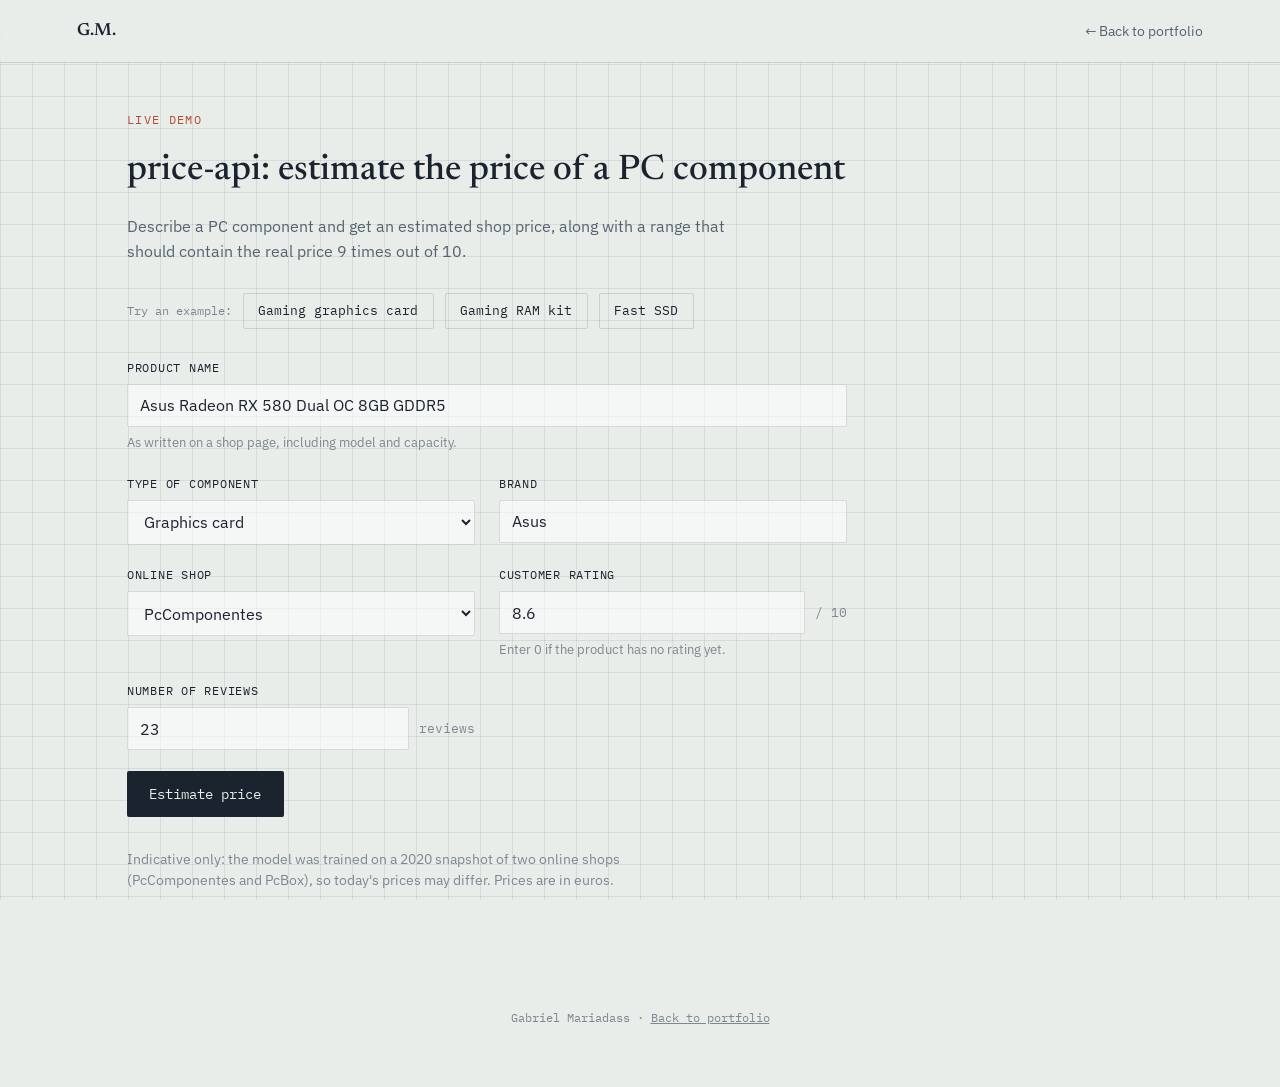
<file: demo.html>
<!DOCTYPE html>
<html lang="en">
<head>
<meta charset="UTF-8">
<meta name="viewport" content="width=device-width, initial-scale=1.0">
<title>price-api demo · Gabriel Mariadass</title>
<meta name="description" content="Interactive demo of price-api: estimate the shop price of a PC component, with a range that should contain the real price 9 times out of 10.">
<link rel="preconnect" href="https://fonts.googleapis.com">
<link rel="preconnect" href="https://fonts.gstatic.com" crossorigin>
<link href="https://fonts.googleapis.com/css2?family=Newsreader:ital,opsz,wght@0,6..72,400;0,6..72,500;0,6..72,600;1,6..72,400&family=IBM+Plex+Sans:wght@400;500;600&family=IBM+Plex+Mono:wght@400;500&display=swap" rel="stylesheet">
<link rel="stylesheet" href="style.css?v=15">
</head>
<body>

<div class="grid-backdrop" aria-hidden="true"></div>

<nav class="nav">
  <a href="index.html" class="nav-mark">G.M.</a>
  <div class="nav-links">
    <a href="index.html#personal-projects">← Back to portfolio</a>
  </div>
</nav>

<main id="top">
  <section class="demo">
    <p class="eyebrow">Live demo</p>
    <h1 class="section-title">price-api: estimate the price of a PC component</h1>
    <p class="demo-intro">
      Describe a PC component and get an estimated shop price, along with a range that should
      contain the real price 9 times out of 10.
    </p>

    <div class="demo-presets" role="group" aria-label="Fill the form with an example">
      <span class="demo-presets-label">Try an example:</span>
      <button type="button" class="btn-ghost" data-preset="gpu">Gaming graphics card</button>
      <button type="button" class="btn-ghost" data-preset="ram">Gaming RAM kit</button>
      <button type="button" class="btn-ghost" data-preset="ssd">Fast SSD</button>
    </div>

    <form id="demo-form" class="demo-form" novalidate>
      <div class="field field-wide">
        <label for="f-name">Product name</label>
        <input id="f-name" name="name" type="text" maxlength="300" required
               value="Asus Radeon RX 580 Dual OC 8GB GDDR5" autocomplete="off">
        <p class="hint">As written on a shop page, including model and capacity.</p>
      </div>

      <div class="field">
        <label for="f-category">Type of component</label>
        <select id="f-category" name="category" required>
          <option value="Tarjetas graficas" selected>Graphics card</option>
          <option value="Procesadores">Processor</option>
          <option value="Placas Base">Motherboard</option>
          <option value="Memoria RAM">RAM memory</option>
          <option value="Discos Duros">Hard drive / SSD</option>
          <option value="Fuentes Alimentacion">Power supply</option>
          <option value="Torres">PC case</option>
          <option value="Tarjetas de Sonido">Sound card</option>
        </select>
      </div>

      <div class="field">
        <label for="f-brand">Brand</label>
        <input id="f-brand" name="brand" type="text" maxlength="100" required
               value="Asus" list="brands" autocomplete="off">
        <datalist id="brands">
          <option value="Asus"></option><option value="Gigabyte"></option>
          <option value="Corsair"></option><option value="Kingston"></option>
          <option value="MSI"></option><option value="Western Digital"></option>
          <option value="Thermaltake"></option><option value="G.Skill"></option>
          <option value="Crucial"></option><option value="Seagate"></option>
          <option value="Intel"></option><option value="AMD"></option>
          <option value="Samsung"></option><option value="NZXT"></option>
        </datalist>
      </div>

      <div class="field">
        <label for="f-shop">Online shop</label>
        <select id="f-shop" name="shop" required>
          <option value="pccomponentes" selected>PcComponentes</option>
          <option value="pcbox">PcBox</option>
        </select>
      </div>

      <div class="field">
        <label for="f-score">Customer rating</label>
        <div class="input-unit">
          <input id="f-score" name="score" type="number" min="0" max="10" step="0.1"
                 inputmode="decimal" required value="8.6">
          <span class="unit">/ 10</span>
        </div>
        <p class="hint">Enter 0 if the product has no rating yet.</p>
      </div>

      <div class="field">
        <label for="f-reviews">Number of reviews</label>
        <div class="input-unit">
          <input id="f-reviews" name="reviews" type="number" min="0" max="1000000" step="1"
                 inputmode="numeric" required value="23">
          <span class="unit">reviews</span>
        </div>
      </div>

      <div class="field field-wide">
        <button type="submit" id="submit" class="btn-primary">Estimate price</button>
      </div>
    </form>

    <div id="status" class="demo-status" role="status" aria-live="polite" hidden></div>

    <div id="result" class="card demo-result" aria-live="polite" hidden>
      <p class="demo-price">Estimated price: <strong id="r-price"></strong></p>
      <p class="demo-range">Likely range (90%): <strong id="r-range"></strong></p>
      <p class="demo-explain">In 9 cases out of 10, the real price falls inside this range.</p>
    </div>

    <noscript><p class="hint">This demo needs JavaScript to contact the server.</p></noscript>

    <p class="demo-note">
      Indicative only: the model was trained on a 2020 snapshot of two online shops
      (PcComponentes and PcBox), so today's prices may differ. Prices are in euros.
    </p>
  </section>
</main>

<footer class="footer">
  <p>Gabriel Mariadass · <a href="index.html#personal-projects">Back to portfolio</a></p>
</footer>

<script src="demo.js?v=1"></script>
</body>
</html>
</file>
<file: style.css>
:root {
  --paper: #e9edea;
  --paper-2: #dee4df;
  --ink: #1b232e;
  --ink-soft: #55636f;
  --ink-faint: #7c8790;
  --rust: #b54b32;
  --slate: #3e6e8e;
  --moss: #7d8c4e;
  --grid-line: rgba(27, 35, 46, 0.09);
  --border: rgba(27, 35, 46, 0.14);
  --divider: rgba(27, 35, 46, 0.4);

  --font-display: "Newsreader", serif;
  --font-body: "IBM Plex Sans", sans-serif;
  --font-mono: "IBM Plex Mono", monospace;
}

* { box-sizing: border-box; }

html { scroll-behavior: smooth; }

@media (prefers-reduced-motion: reduce) {
  html { scroll-behavior: auto; }
  *, *::before, *::after { animation-duration: 0.01ms !important; transition-duration: 0.01ms !important; }
}

body {
  margin: 0;
  background: var(--paper);
  color: var(--ink);
  font-family: var(--font-body);
  line-height: 1.55;
  -webkit-font-smoothing: antialiased;
}

.grid-backdrop {
  position: fixed;
  inset: 0;
  z-index: -1;
  background-image:
    linear-gradient(var(--grid-line) 1px, transparent 1px),
    linear-gradient(90deg, var(--grid-line) 1px, transparent 1px);
  background-size: 32px 32px;
  background-color: var(--paper);
}

a { color: inherit; }

.eyebrow {
  font-family: var(--font-mono);
  font-size: 0.72rem;
  letter-spacing: 0.12em;
  color: var(--rust);
  margin: 0 0 0.9rem 0;
  text-transform: uppercase;
}

.section-title {
  font-family: var(--font-display);
  font-weight: 500;
  font-size: clamp(1.6rem, 3vw, 2.2rem);
  margin: 0 0 1.5rem 0;
}

/* NAV */
.nav {
  position: sticky;
  top: 0;
  z-index: 10;
  display: flex;
  justify-content: space-between;
  align-items: center;
  padding: 1.1rem 6vw;
  background: rgba(233, 237, 234, 0.82);
  backdrop-filter: blur(6px);
  border-bottom: 1px solid var(--border);
}

.nav-mark {
  font-family: var(--font-display);
  font-weight: 600;
  font-size: 1.1rem;
  text-decoration: none;
}

.nav-links { display: flex; gap: 2rem; }

.nav-links a {
  text-decoration: none;
  font-size: 0.9rem;
  color: var(--ink-soft);
  transition: color 0.2s ease;
}
.nav-links a:hover { color: var(--rust); }

/* HERO */
.hero {
  max-width: 1180px;
  margin: 0 auto;
  padding: 6rem 6vw 3.5rem;
  border-top: none;
}

.hero h1 {
  font-family: var(--font-display);
  font-weight: 500;
  font-size: clamp(2.6rem, 5.5vw, 4.2rem);
  margin: 0 0 1.1rem 0;
  letter-spacing: -0.01em;
}

.hero-sub {
  font-size: 1.05rem;
  color: var(--ink-soft);
  max-width: 62ch;
  margin: 0 0 2.2rem 0;
}

.hero-cta { display: flex; gap: 1rem; flex-wrap: wrap; }

.btn-primary, .btn-ghost {
  display: inline-block;
  font-family: var(--font-mono);
  font-size: 0.85rem;
  padding: 0.85rem 1.4rem;
  text-decoration: none;
  border-radius: 2px;
  transition: transform 0.15s ease, background 0.15s ease;
}

.btn-primary {
  background: var(--ink);
  color: var(--paper);
}
.btn-primary:hover { transform: translateY(-2px); }

.btn-ghost {
  border: 1px solid var(--border);
  color: var(--ink);
}
.btn-ghost:hover { border-color: var(--rust); color: var(--rust); }

.hero-figure { text-align: center; }

/* FIGURES (project result illustrations, reused in hero + project cards) */
.card-figure { margin: 0 0 1.2rem 0; }

.fig-plot { width: 100%; height: auto; max-width: 320px; display: block; }
.hero-figure .fig-plot { max-width: 420px; margin: 0 auto; }

.fig-axis { stroke: var(--ink-faint); stroke-width: 1; }
.fig-grid { stroke: var(--border); stroke-width: 1; }

.fig-title {
  font-family: var(--font-mono);
  font-size: 8.5px;
  font-weight: 500;
  fill: var(--ink);
}
.fig-axis-title {
  font-family: var(--font-mono);
  font-size: 7px;
  fill: var(--ink-faint);
  text-transform: uppercase;
  letter-spacing: 0.05em;
}
.fig-label { font-family: var(--font-mono); font-size: 7px; fill: var(--ink-faint); }
.fig-value { font-family: var(--font-mono); font-size: 8px; fill: var(--ink); }
.fig-value.rust { fill: var(--rust); }
.fig-value.slate { fill: var(--slate); }
.fig-value.moss { fill: var(--moss); }

.fig-bar {
  transform-box: fill-box;
  transform-origin: bottom;
  transform: scaleY(0);
  animation: fig-grow 0.7s ease-out forwards;
}
.fig-bar.rust { fill: var(--rust); }
.fig-bar.slate { fill: var(--slate); }
@keyframes fig-grow { to { transform: scaleY(1); } }

.fig-line { fill: none; stroke-width: 1.6; }
.fig-line.rust { stroke: var(--rust); }
.fig-line.slate { stroke: var(--slate); }
.fig-line.moss { stroke: var(--moss); }
.fig-line.ink { stroke: var(--ink-soft); }

.fig-draw {
  stroke-dasharray: 1;
  stroke-dashoffset: 1;
  animation: fig-draw 1.6s ease-out 0.15s forwards;
}
@keyframes fig-draw { to { stroke-dashoffset: 0; } }

.fig-dash { stroke-dasharray: 3 3; }

.fig-dot { opacity: 0; animation: fig-pt-in 0.4s ease-out 1.2s forwards; }
.fig-dot.rust { fill: var(--rust); }
.fig-dot.slate { fill: var(--slate); }
.fig-dot.moss { fill: var(--moss); }
@keyframes fig-pt-in { to { opacity: 1; } }

.fig-fade { opacity: 0; animation: fig-pt-in 0.6s ease-out 0.9s forwards; }

.fig-loop-pt {
  transform-box: fill-box;
  transform-origin: center;
  opacity: 0;
  animation: fig-loop-pop 3.6s ease-in-out infinite;
}
.fig-loop-pt.rust { fill: var(--rust); }
.fig-loop-pt.slate { fill: var(--slate); }
@keyframes fig-loop-pop {
  0% { opacity: 0; transform: scale(0.3); }
  14% { opacity: 1; transform: scale(1.35); }
  22% { opacity: 1; transform: scale(1); }
  70% { opacity: 1; transform: scale(1); }
  88% { opacity: 0.15; transform: scale(0.75); }
  100% { opacity: 0; transform: scale(0.3); }
}

.fig-caption {
  font-family: var(--font-mono);
  font-size: 0.75rem;
  color: var(--ink-faint);
  margin-top: 0.6rem;
}

/* SECTIONS shared */
section {
  max-width: 1180px;
  margin: 0 auto;
  padding: 4rem 6vw;
  border-top: 2px solid var(--divider);
}

/* ABOUT */
.about-grid {
  display: grid;
  grid-template-columns: 1.4fr 1fr;
  gap: 3rem;
}

.about-text { font-size: 1.02rem; color: var(--ink-soft); max-width: 62ch; }

.timeline { list-style: none; margin: 0; padding: 0; display: flex; flex-direction: column; gap: 0.9rem; }
.timeline li { display: flex; gap: 1rem; align-items: baseline; font-size: 0.95rem; }
.t-year { font-family: var(--font-mono); color: var(--rust); font-size: 0.8rem; min-width: 9rem; white-space: nowrap; }
.t-label { color: var(--ink); }

/* WORK */
.project-category { margin-bottom: 1rem; }
.project-category:not(:first-child) { margin-top: 2.5rem; }

.category-title {
  font-family: var(--font-mono);
  font-size: 0.78rem;
  text-transform: uppercase;
  letter-spacing: 0.08em;
  color: var(--rust);
  margin: 0 0 1rem 0;
}

.card {
  border: 1px solid var(--border);
  background: rgba(255,255,255,0.35);
  border-radius: 3px;
  padding: 2rem;
  margin-bottom: 1.5rem;
}

.card-head {
  display: flex;
  justify-content: space-between;
  align-items: baseline;
  flex-wrap: wrap;
  gap: 0.5rem;
  margin-bottom: 0.8rem;
}

.card-head h3 {
  font-family: var(--font-display);
  font-weight: 500;
  font-size: 1.4rem;
  margin: 0;
}

.card-tag {
  font-family: var(--font-mono);
  font-size: 0.75rem;
  color: var(--slate);
}

.card-desc { color: var(--ink-soft); margin: 0 0 1.2rem 0; max-width: 68ch; }

.card-meta { display: flex; gap: 0.6rem; flex-wrap: wrap; margin-bottom: 1.2rem; }

.chip {
  font-family: var(--font-mono);
  font-size: 0.72rem;
  padding: 0.3rem 0.6rem;
  background: var(--paper-2);
  border-radius: 2px;
  color: var(--ink-soft);
}

.card-link {
  font-family: var(--font-mono);
  font-size: 0.85rem;
  text-decoration: none;
  color: var(--rust);
  border-bottom: 1px solid transparent;
}
.card-link:hover { border-bottom-color: var(--rust); }
.card-link + .card-link { margin-left: 1.5rem; }

.card-resources {
  list-style: none;
  margin: 0 0 1.2rem 0;
  padding: 0;
  display: flex;
  flex-direction: column;
  gap: 0.7rem;
}
.card-resources li { display: flex; gap: 0.4rem 1.2rem; align-items: baseline; flex-wrap: wrap; }
.card-resources .card-link { flex: 0 0 8.5rem; }
.card-resources li > .card-link + .card-link { flex: 0 0 auto; margin-left: 0; }
.card-resources span { flex: 1 1 22rem; max-width: 68ch; font-size: 0.92rem; color: var(--ink-soft); }

.card-note {
  font-family: var(--font-mono);
  font-size: 0.75rem;
  font-style: italic;
  color: var(--ink-faint);
  margin: 0;
}

/* DEMO PAGE (demo.html) */
.demo { border-top: none; padding-top: 3rem; }
.demo .section-title { margin-bottom: 1rem; }
.demo-intro { color: var(--ink-soft); max-width: 62ch; margin: 0 0 1.8rem 0; }

.demo-presets { display: flex; gap: 0.7rem; flex-wrap: wrap; align-items: center; margin-bottom: 1.8rem; }
.demo-presets-label { font-family: var(--font-mono); font-size: 0.78rem; color: var(--ink-faint); }
.demo-presets .btn-ghost { font-size: 0.8rem; padding: 0.55rem 0.9rem; background: transparent; cursor: pointer; }

.demo-form {
  display: grid;
  grid-template-columns: repeat(2, 1fr);
  gap: 1.3rem 1.5rem;
  max-width: 720px;
}
.field-wide { grid-column: 1 / -1; }

.field label {
  display: block;
  font-family: var(--font-mono);
  font-size: 0.78rem;
  text-transform: uppercase;
  letter-spacing: 0.06em;
  margin-bottom: 0.4rem;
}

.field input, .field select {
  width: 100%;
  font-family: var(--font-body);
  font-size: 1rem;
  color: var(--ink);
  background: rgba(255,255,255,0.55);
  border: 1px solid var(--border);
  border-radius: 2px;
  padding: 0.65rem 0.75rem;
}
.field input:focus-visible, .field select:focus-visible {
  outline: 2px solid var(--rust);
  outline-offset: 1px;
}

.input-unit { display: flex; align-items: center; gap: 0.6rem; }
.unit { font-family: var(--font-mono); font-size: 0.8rem; color: var(--ink-faint); white-space: nowrap; }

.hint { font-size: 0.82rem; color: var(--ink-faint); margin: 0.4rem 0 0 0; }

#submit { border: none; cursor: pointer; font-size: 0.9rem; }
#submit:disabled { opacity: 0.6; cursor: wait; transform: none; }

.demo-status {
  max-width: 720px;
  margin: 1.5rem 0 0 0;
  padding: 0.9rem 1.1rem;
  font-size: 0.95rem;
  color: var(--ink-soft);
  border-left: 3px solid var(--slate);
  background: rgba(255,255,255,0.35);
}
.demo-status.is-error { border-left-color: var(--rust); color: var(--ink); }

.demo-result { max-width: 720px; margin: 1.5rem 0 0 0; }
.demo-price { font-family: var(--font-display); font-size: clamp(1.5rem, 4vw, 2rem); margin: 0 0 0.4rem 0; }
.demo-price strong { color: var(--rust); font-weight: 500; }
.demo-range { font-size: 1.05rem; margin: 0 0 0.8rem 0; }
.demo-explain { color: var(--ink-soft); margin: 0; }
.demo-note { max-width: 62ch; margin: 2rem 0 0 0; font-size: 0.85rem; color: var(--ink-faint); }

@media (max-width: 600px) {
  .demo-form { grid-template-columns: 1fr; }
}

/* SKILLS */
.skills-grid {
  display: grid;
  grid-template-columns: repeat(4, 1fr);
  gap: 2rem;
}

.skill-group h4 {
  font-family: var(--font-mono);
  font-size: 0.78rem;
  text-transform: uppercase;
  letter-spacing: 0.06em;
  color: var(--ink);
  margin: 0 0 0.6rem 0;
}

.skill-group p { color: var(--ink-soft); font-size: 0.92rem; margin: 0; }

/* CONTACT */
.contact-text { color: var(--ink-soft); max-width: 55ch; margin-bottom: 1.8rem; }

.contact-links { display: flex; gap: 2rem; flex-wrap: wrap; }
.contact-links a {
  font-family: var(--font-mono);
  text-decoration: none;
  border-bottom: 1px solid var(--border);
  padding-bottom: 2px;
}
.contact-links a:hover { border-bottom-color: var(--rust); color: var(--rust); }

.footer {
  text-align: center;
  padding: 2.5rem 6vw 3rem;
  font-family: var(--font-mono);
  font-size: 0.78rem;
  color: var(--ink-faint);
}

/* RESPONSIVE */
@media (max-width: 860px) {
  .hero { grid-template-columns: 1fr; padding-top: 3.5rem; }
  .hero-figure { order: -1; max-width: 320px; margin: 0 auto 2rem; }
  .about-grid { grid-template-columns: 1fr; }
  .skills-grid { grid-template-columns: repeat(2, 1fr); }
  .nav-links { gap: 1.2rem; }
}

@media (max-width: 480px) {
  .skills-grid { grid-template-columns: 1fr; }
  .nav { padding: 1rem 5vw; flex-wrap: wrap; gap: 0.5rem; }
  .nav-links { gap: 0.4rem 0.9rem; font-size: 0.85rem; flex-wrap: wrap; }
}

/* Keyboard focus visibility */
a:focus-visible, button:focus-visible {
  outline: 2px solid var(--rust);
  outline-offset: 2px;
}
</file>
